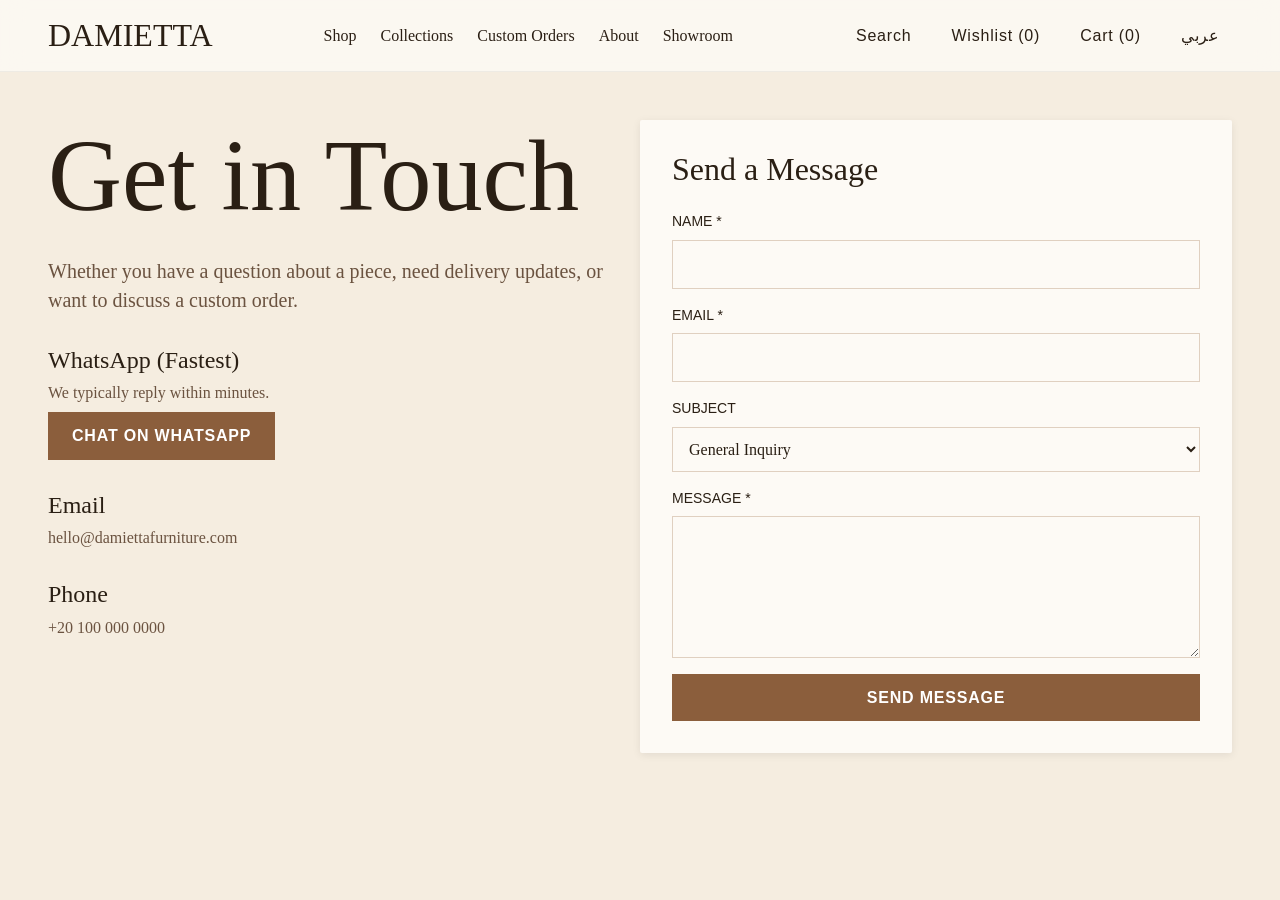
<file: pages/contact.html>
<!DOCTYPE html>
<html lang="en" dir="ltr">
<head>
  <meta charset="UTF-8">
  <meta name="viewport" content="width=device-width, initial-scale=1.0">
  <title>Contact Us | Damietta Furniture</title>
  <link rel="stylesheet" href="../tokens.css">
  <link rel="stylesheet" href="../base.css">
  <link rel="stylesheet" href="../layout.css">
  <link rel="stylesheet" href="../components.css">
  <link rel="stylesheet" href="../rtl.css">
  <link rel="stylesheet" href="../brand-personalities/artisan-heritage.css">
</head>
<body>

  <header class="header padding-block-4">
<div class="container flex-row justify-between align-center">
<div class="header__logo h3"><a href="index.html">DAMIETTA</a></div>
<nav class="header__nav d-none d-md-block">
<ul class="flex-row gap-6">
<li><a href="gallery.html">Shop</a></li>
<li><a href="collections.html">Collections</a></li>
<li><a href="custom-order.html">Custom Orders</a></li>
<li><a href="about.html">About</a></li>
<li><a href="showroom.html">Showroom</a></li>
</ul>
</nav>
<div class="header__actions flex-row gap-4">
<button aria-label="Search" class="btn btn--ghost d-none d-md-inline-block">Search</button>
<button aria-label="Wishlist" class="btn btn--ghost d-none d-md-inline-block">Wishlist (0)</button>
<button aria-label="Cart" class="btn btn--ghost">Cart (0)</button>
<button class="btn btn--ghost d-none d-md-inline-block" onclick="document.documentElement.dir='rtl';">عربي</button>
</div>
</div>
</header>

  <main class="container margin-top-12 margin-bottom-16">
    <div class="split-layout gap-12 align-start">

      <!-- Contact Info -->
      <div>
        <h1 class="text-display margin-bottom-6">Get in Touch</h1>
        <p class="text-lg text-secondary margin-bottom-8">Whether you have a question about a piece, need delivery updates, or want to discuss a custom order.</p>

        <div class="margin-bottom-8">
          <h3 class="text-xl margin-bottom-2">WhatsApp (Fastest)</h3>
          <p class="text-secondary margin-bottom-2">We typically reply within minutes.</p>
          <a href="https://wa.me/123456789" target="_blank" class="btn btn--primary">Chat on WhatsApp</a>
        </div>

        <div class="margin-bottom-8">
          <h3 class="text-xl margin-bottom-2">Email</h3>
          <p class="text-secondary"><a href="mailto:hello@damiettafurniture.com">hello@damiettafurniture.com</a></p>
        </div>

        <div class="margin-bottom-8">
          <h3 class="text-xl margin-bottom-2">Phone</h3>
          <p class="text-secondary"><a href="tel:+201000000000">+20 100 000 0000</a></p>
        </div>
      </div>

      <!-- Contact Form -->
      <form class="custom-form bg-surface padding-8 border-radius-md box-shadow-sm">
        <h2 class="text-2xl margin-bottom-6">Send a Message</h2>

        <div class="form-group">
          <label for="name" class="form-label">Name *</label>
          <input type="text" id="name" class="form-input" required aria-required="true">
        </div>

        <div class="form-group">
          <label for="email" class="form-label">Email *</label>
          <input type="email" id="email" class="form-input" required aria-required="true">
        </div>

        <div class="form-group">
          <label for="subject" class="form-label">Subject</label>
          <select id="subject" class="form-input">
            <option>General Inquiry</option>
            <option>Order Status</option>
            <option>Trade / Wholesale</option>
            <option>Press / Media</option>
          </select>
        </div>

        <div class="form-group">
          <label for="message" class="form-label">Message *</label>
          <textarea id="message" class="form-textarea" rows="5" required aria-required="true"></textarea>
        </div>

        <button type="submit" class="btn btn--primary w-full">Send Message</button>
      </form>

    </div>
  </main>

  <script src="../js/scripts.js" defer></script>
</body>
</html>
</file>
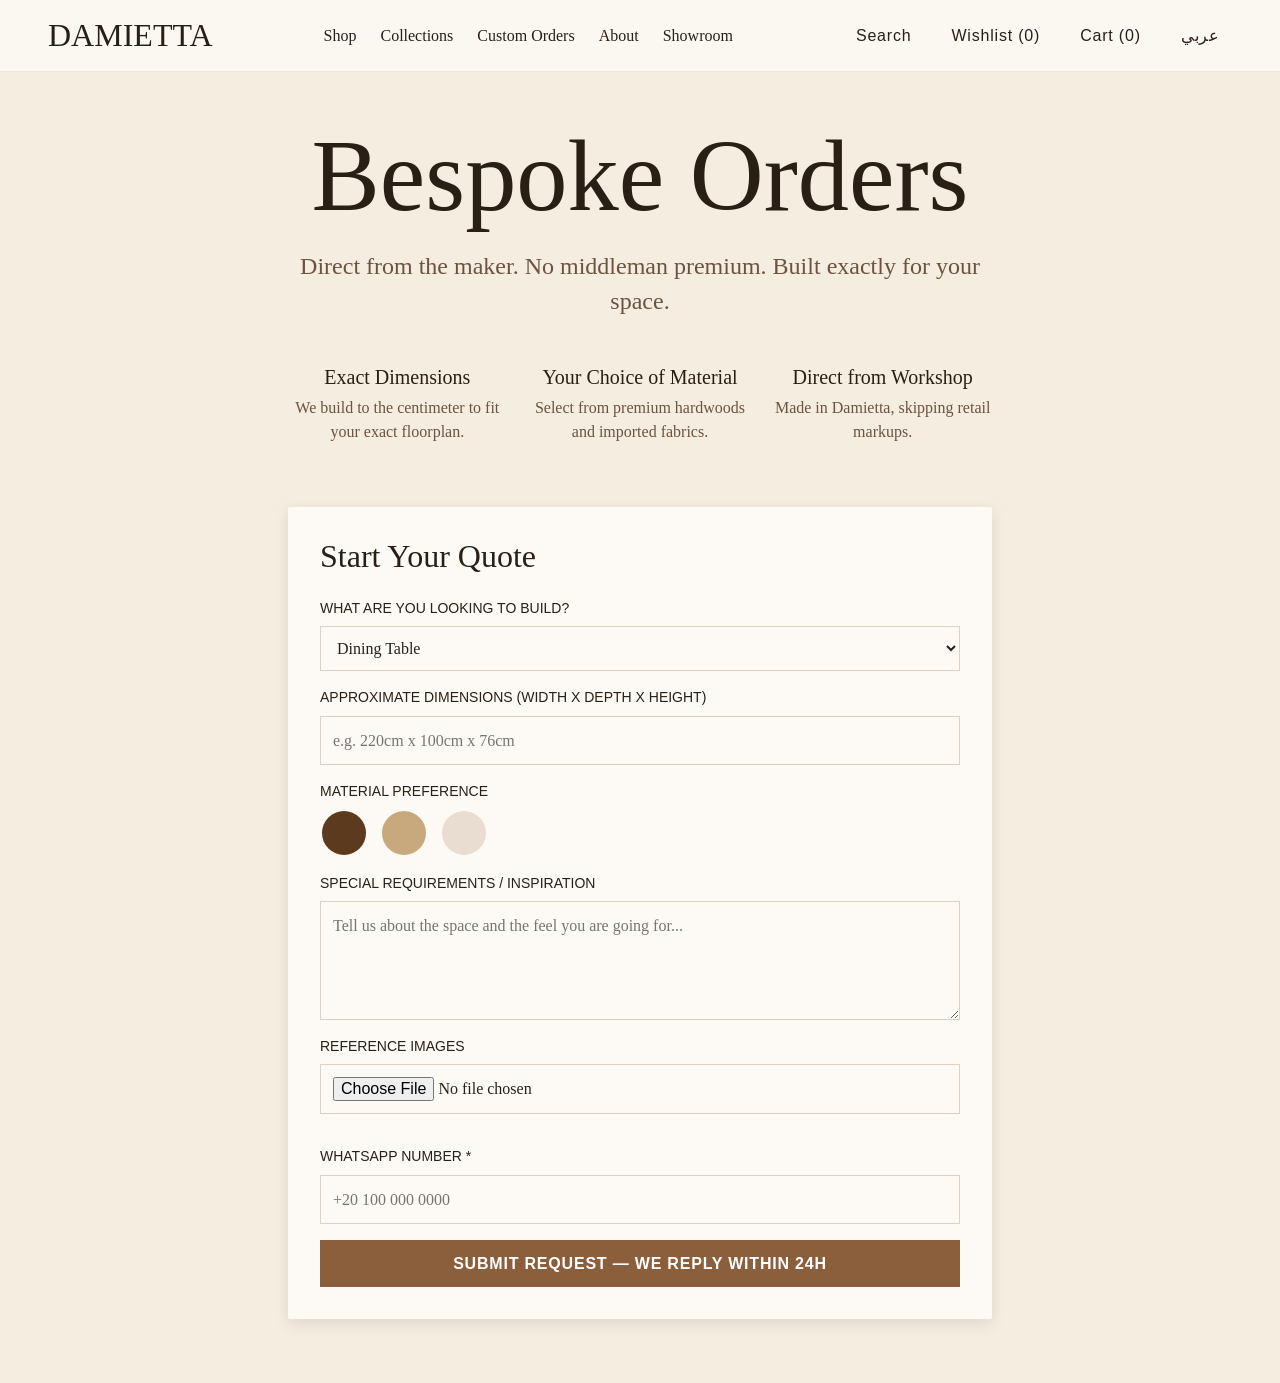
<file: pages/custom-order.html>
<!DOCTYPE html>
<html lang="en" dir="ltr">
<head>
  <meta charset="UTF-8">
  <meta name="viewport" content="width=device-width, initial-scale=1.0">
  <title>Request Custom Order | Damietta Furniture</title>
  <link rel="stylesheet" href="../tokens.css">
  <link rel="stylesheet" href="../base.css">
  <link rel="stylesheet" href="../layout.css">
  <link rel="stylesheet" href="../components.css">
  <link rel="stylesheet" href="../rtl.css">
  <link rel="stylesheet" href="../brand-personalities/artisan-heritage.css">
</head>
<body>

  <header class="header padding-block-4">
<div class="container flex-row justify-between align-center">
<div class="header__logo h3"><a href="index.html">DAMIETTA</a></div>
<nav class="header__nav d-none d-md-block">
<ul class="flex-row gap-6">
<li><a href="gallery.html">Shop</a></li>
<li><a href="collections.html">Collections</a></li>
<li><a href="custom-order.html">Custom Orders</a></li>
<li><a href="about.html">About</a></li>
<li><a href="showroom.html">Showroom</a></li>
</ul>
</nav>
<div class="header__actions flex-row gap-4">
<button aria-label="Search" class="btn btn--ghost d-none d-md-inline-block">Search</button>
<button aria-label="Wishlist" class="btn btn--ghost d-none d-md-inline-block">Wishlist (0)</button>
<button aria-label="Cart" class="btn btn--ghost">Cart (0)</button>
<button class="btn btn--ghost d-none d-md-inline-block" onclick="document.documentElement.dir='rtl';">عربي</button>
</div>
</div>
</header>

  <main class="container margin-top-12 margin-bottom-16 container--narrow">
    <h1 class="text-display text-center margin-bottom-4">Bespoke Orders</h1>
    <p class="text-xl text-center text-secondary margin-bottom-12">Direct from the maker. No middleman premium. Built exactly for your space.</p>

    <!-- Why Custom -->
    <div class="grid grid--3-col gap-6 margin-bottom-16 text-center">
      <div>
        <h3 class="text-lg margin-bottom-2">Exact Dimensions</h3>
        <p class="text-sm text-secondary">We build to the centimeter to fit your exact floorplan.</p>
      </div>
      <div>
        <h3 class="text-lg margin-bottom-2">Your Choice of Material</h3>
        <p class="text-sm text-secondary">Select from premium hardwoods and imported fabrics.</p>
      </div>
      <div>
        <h3 class="text-lg margin-bottom-2">Direct from Workshop</h3>
        <p class="text-sm text-secondary">Made in Damietta, skipping retail markups.</p>
      </div>
    </div>

    <!-- The Form -->
    <form class="custom-form bg-surface padding-8 border-radius-md box-shadow-md">
      <h2 class="text-2xl margin-bottom-6">Start Your Quote</h2>

      <div class="form-group">
        <label for="product-type" class="form-label">What are you looking to build?</label>
        <select id="product-type" class="form-input">
          <option>Dining Table</option>
          <option>Sofa / Sectional</option>
          <option>Bed Frame</option>
          <option>Storage / Wardrobe</option>
          <option>Other</option>
        </select>
      </div>

      <div class="form-group">
        <label for="dimensions" class="form-label">Approximate Dimensions (Width x Depth x Height)</label>
        <input type="text" id="dimensions" class="form-input" placeholder="e.g. 220cm x 100cm x 76cm">
      </div>

      <div class="form-group">
        <label class="form-label">Material Preference</label>
        <div class="swatch-grid role='radiogroup'">
          <div class="swatch" role="radio" aria-checked="false" aria-label="Walnut" title="Walnut"><div class="swatch-fill bg-walnut"></div></div>
          <div class="swatch" role="radio" aria-checked="false" aria-label="Oak" title="Oak"><div class="swatch-fill bg-oak"></div></div>
          <div class="swatch" role="radio" aria-checked="false" aria-label="Linen" title="Linen"><div class="swatch-fill bg-linen"></div></div>
        </div>
      </div>

      <div class="form-group">
        <label for="details" class="form-label">Special Requirements / Inspiration</label>
        <textarea id="details" class="form-textarea" rows="4" placeholder="Tell us about the space and the feel you are going for..."></textarea>
      </div>

      <div class="form-group">
        <label for="upload" class="form-label">Reference Images</label>
        <input type="file" id="upload" class="form-input" aria-label="Upload reference photos">
      </div>

      <div class="form-group margin-top-8">
        <label for="contact" class="form-label">WhatsApp Number *</label>
        <input type="tel" id="contact" class="form-input" required aria-required="true" placeholder="+20 100 000 0000">
      </div>

      <button type="submit" class="btn btn--primary w-full">Submit Request — We reply within 24h</button>
    </form>
  </main>

  <script src="../js/scripts.js" defer></script>
</body>
</html>
</file>
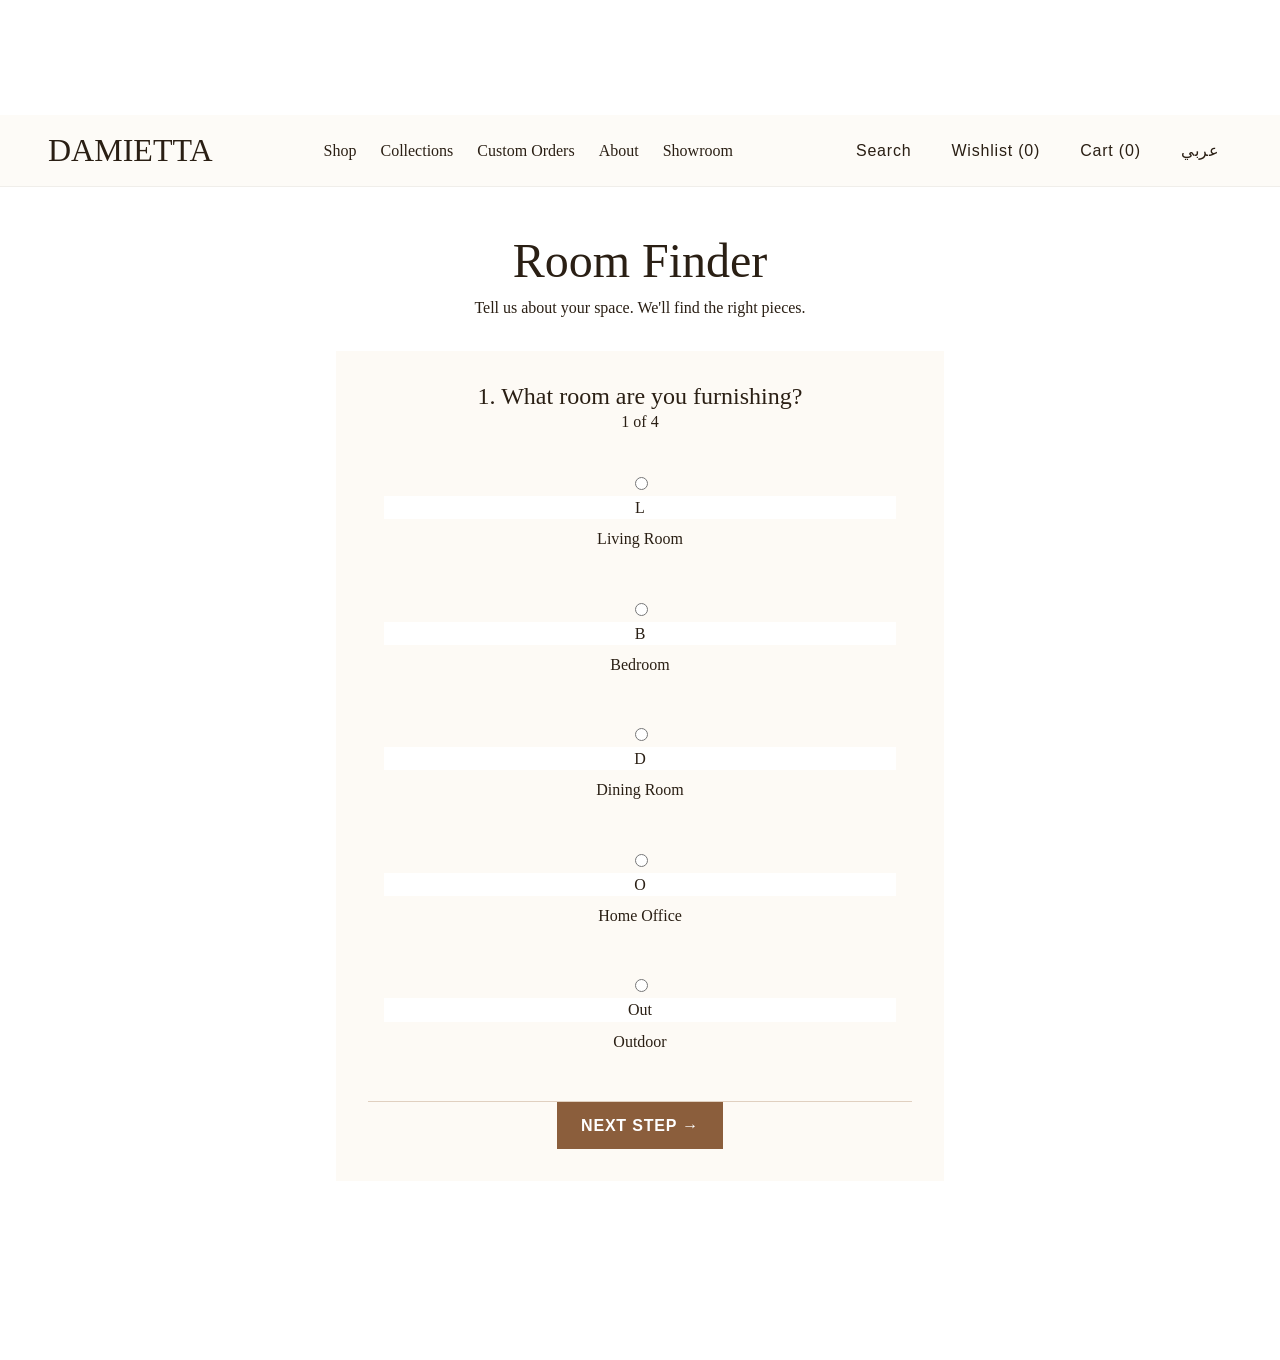
<file: pages/room-builder.html>
<!DOCTYPE html>

<html dir="ltr" lang="en">
<head>
<meta charset="utf-8"/>
<meta content="width=device-width, initial-scale=1.0" name="viewport"/>
<title>Room Builder | Damietta Furniture</title>
<link href="../tokens.css" rel="stylesheet"/>
<link href="../base.css" rel="stylesheet"/>
<link href="../layout.css" rel="stylesheet"/>
<link href="../components.css" rel="stylesheet"/>
<link href="../rtl.css" rel="stylesheet"/>
<link href="../brand-personalities/artisan-heritage.css" rel="stylesheet"/>
</head>
<body class="section text-center bg-surface-raised">
<header class="header padding-block-4">
<div class="container flex-row justify-between align-center">
<div class="header__logo h3"><a href="index.html">DAMIETTA</a></div>
<nav class="header__nav d-none d-md-block">
<ul class="flex-row gap-6">
<li><a href="gallery.html">Shop</a></li>
<li><a href="collections.html">Collections</a></li>
<li><a href="custom-order.html">Custom Orders</a></li>
<li><a href="about.html">About</a></li>
<li><a href="showroom.html">Showroom</a></li>
</ul>
</nav>
<div class="header__actions flex-row gap-4">
<button aria-label="Search" class="btn btn--ghost d-none d-md-inline-block">Search</button>
<button aria-label="Wishlist" class="btn btn--ghost d-none d-md-inline-block">Wishlist (0)</button>
<button aria-label="Cart" class="btn btn--ghost">Cart (0)</button>
<button class="btn btn--ghost d-none d-md-inline-block" onclick="document.documentElement.dir='rtl';">عربي</button>
</div>
</div>
</header>
<main class="container container--narrow margin-top-12 margin-bottom-16 text-center">
<div class="container margin-block-12">
<div class="text-align-center margin-bottom-8">
<h1 class="text-3xl font-display margin-bottom-2">Room Finder</h1>
<p class="text-muted">Tell us about your space. We'll find the right pieces.</p>
</div>
<form class="max-w-3xl mx-auto bg-surface padding-8 radius-lg shadow-md border-all border-strong" id="quiz-form">
<!-- Step 1 -->
<div aria-labelledby="q1-title" class="quiz-step" id="step-1" role="group">
<div class="flex justify-between items-center margin-bottom-6">
<h2 class="text-xl font-display" id="q1-title">1. What room are you furnishing?</h2>
<span aria-current="step" class="text-sm text-muted">1 of 4</span>
</div>
<div class="grid grid-cols-2 tablet-grid-cols-3 gap-4 margin-bottom-8">
<label class="quiz-option cursor-pointer border-all border-strong radius-md padding-4 text-center hover-lift flex flex-col items-center">
<input class="sr-only" name="room" type="radio" value="living"/>
<div class="w-12 h-12 border-all border-strong radius-md margin-bottom-2 bg-surface-raised flex items-center justify-center">L</div>
<span class="font-label">Living Room</span>
</label>
<label class="quiz-option cursor-pointer border-all border-strong radius-md padding-4 text-center hover-lift flex flex-col items-center">
<input class="sr-only" name="room" type="radio" value="bedroom"/>
<div class="w-12 h-12 border-all border-strong radius-md margin-bottom-2 bg-surface-raised flex items-center justify-center">B</div>
<span class="font-label">Bedroom</span>
</label>
<label class="quiz-option cursor-pointer border-all border-strong radius-md padding-4 text-center hover-lift flex flex-col items-center">
<input class="sr-only" name="room" type="radio" value="dining"/>
<div class="w-12 h-12 border-all border-strong radius-md margin-bottom-2 bg-surface-raised flex items-center justify-center">D</div>
<span class="font-label">Dining Room</span>
</label>
<label class="quiz-option cursor-pointer border-all border-strong radius-md padding-4 text-center hover-lift flex flex-col items-center">
<input class="sr-only" name="room" type="radio" value="office"/>
<div class="w-12 h-12 border-all border-strong radius-md margin-bottom-2 bg-surface-raised flex items-center justify-center">O</div>
<span class="font-label">Home Office</span>
</label>
<label class="quiz-option cursor-pointer border-all border-strong radius-md padding-4 text-center hover-lift flex flex-col items-center">
<input class="sr-only" name="room" type="radio" value="outdoor"/>
<div class="w-12 h-12 border-all border-strong radius-md margin-bottom-2 bg-surface-raised flex items-center justify-center">Out</div>
<span class="font-label">Outdoor</span>
</label>
</div>
<div class="flex justify-end border-top border-strong padding-top-4">
<button class="btn btn--primary" data-next-step="2" type="button">Next Step →</button>
</div>
</div>
<!-- Step 2 -->
<div aria-labelledby="q2-title" class="quiz-step hidden" id="step-2" role="group">
<div class="flex justify-between items-center margin-bottom-6">
<h2 class="text-xl font-display" id="q2-title">2. How do you want the space to feel?</h2>
<span aria-current="step" class="text-sm text-muted">2 of 4</span>
</div>
<div class="grid grid-cols-2 gap-4 margin-bottom-8">
<label class="quiz-option cursor-pointer border-all border-strong radius-md padding-4 flex items-center gap-4 hover-lift">
<input class="sr-only" name="style" type="radio" value="warm"/>
<div class="w-8 h-8 radius-pill" style="background-color: var(--color-wood-warm);"></div>
<span class="font-label">Warm &amp; Cozy</span>
</label>
<label class="quiz-option cursor-pointer border-all border-strong radius-md padding-4 flex items-center gap-4 hover-lift">
<input class="sr-only" name="style" type="radio" value="minimal"/>
<div class="w-8 h-8 radius-pill" style="background-color: var(--color-surface-raised); border: 1px solid var(--color-border);"></div>
<span class="font-label">Clean &amp; Minimal</span>
</label>
<label class="quiz-option cursor-pointer border-all border-strong radius-md padding-4 flex items-center gap-4 hover-lift">
<input class="sr-only" name="style" type="radio" value="bold"/>
<div class="w-8 h-8 radius-pill" style="background-color: var(--color-wood-dark);"></div>
<span class="font-label">Bold &amp; Dramatic</span>
</label>
<label class="quiz-option cursor-pointer border-all border-strong radius-md padding-4 flex items-center gap-4 hover-lift">
<input class="sr-only" name="style" type="radio" value="organic"/>
<div class="w-8 h-8 radius-pill" style="background-color: var(--material-pine);"></div>
<span class="font-label">Natural &amp; Organic</span>
</label>
</div>
<div class="flex justify-between border-top border-strong padding-top-4">
<button class="btn btn--ghost" data-prev-step="1" type="button">← Back</button>
<button class="btn btn--primary" data-next-step="3" type="button">Next Step →</button>
</div>
</div>
<!-- Step 3 -->
<div aria-labelledby="q3-title" class="quiz-step hidden" id="step-3" role="group">
<div class="flex justify-between items-center margin-bottom-6">
<h2 class="text-xl font-display" id="q3-title">3. What is your budget range?</h2>
<span aria-current="step" class="text-sm text-muted">3 of 4</span>
</div>
<div class="flex flex-col gap-2 margin-bottom-8">
<label class="quiz-option cursor-pointer border-all border-strong radius-md padding-4 hover-lift">
<input class="sr-only" name="budget" type="radio" value="low"/>
<span class="font-label">Under 5,000 EGP</span>
</label>
<label class="quiz-option cursor-pointer border-all border-strong radius-md padding-4 hover-lift">
<input class="sr-only" name="budget" type="radio" value="mid"/>
<span class="font-label">5,000 - 15,000 EGP</span>
</label>
<label class="quiz-option cursor-pointer border-all border-strong radius-md padding-4 hover-lift">
<input class="sr-only" name="budget" type="radio" value="high"/>
<span class="font-label">15,000 - 30,000 EGP</span>
</label>
<label class="quiz-option cursor-pointer border-all border-strong radius-md padding-4 hover-lift">
<input class="sr-only" name="budget" type="radio" value="custom"/>
<span class="font-label">Above 30,000 EGP / Custom</span>
</label>
</div>
<div class="flex justify-between border-top border-strong padding-top-4">
<button class="btn btn--ghost" data-prev-step="2" type="button">← Back</button>
<button class="btn btn--primary" data-next-step="4" type="button">Next Step →</button>
</div>
</div>
<!-- Step 4 -->
<div aria-labelledby="q4-title" class="quiz-step hidden" id="step-4" role="group">
<div class="flex justify-between items-center margin-bottom-6">
<h2 class="text-xl font-display" id="q4-title">4. What matters most to you? (Select up to 2)</h2>
<span aria-current="step" class="text-sm text-muted">4 of 4</span>
</div>
<div class="grid grid-cols-2 gap-4 margin-bottom-8">
<label class="quiz-option cursor-pointer border-all border-strong radius-md padding-4 hover-lift">
<input class="sr-only" name="priority" type="checkbox" value="durability"/>
<span class="font-label">Durability</span>
</label>
<label class="quiz-option cursor-pointer border-all border-strong radius-md padding-4 hover-lift">
<input class="sr-only" name="priority" type="checkbox" value="solid-wood"/>
<span class="font-label">Solid Wood</span>
</label>
<label class="quiz-option cursor-pointer border-all border-strong radius-md padding-4 hover-lift">
<input class="sr-only" name="priority" type="checkbox" value="custom-size"/>
<span class="font-label">Custom Size</span>
</label>
<label class="quiz-option cursor-pointer border-all border-strong radius-md padding-4 hover-lift">
<input class="sr-only" name="priority" type="checkbox" value="fast-delivery"/>
<span class="font-label">Fast Delivery</span>
</label>
<label class="quiz-option cursor-pointer border-all border-strong radius-md padding-4 hover-lift">
<input class="sr-only" name="priority" type="checkbox" value="investment"/>
<span class="font-label">Investment Piece</span>
</label>
<label class="quiz-option cursor-pointer border-all border-strong radius-md padding-4 hover-lift">
<input class="sr-only" name="priority" type="checkbox" value="egyptian"/>
<span class="font-label">Egyptian-Made</span>
</label>
</div>
<div class="flex justify-between border-top border-strong padding-top-4">
<button class="btn btn--ghost" data-prev-step="3" type="button">← Back</button>
<button class="btn btn--primary" data-show-results type="button">See Results</button>
</div>
</div>
<!-- Results State -->
<div aria-labelledby="results-title" class="quiz-step hidden" id="quiz-results" role="region">
<div class="text-align-center margin-bottom-8">
<h2 class="text-2xl font-display margin-bottom-2" id="results-title">Your Recommendations</h2>
<p class="text-muted">Based on your answers, here's what we recommend for your space.</p>
</div>
<div class="grid grid-cols-1 tablet-grid-cols-3 gap-6 margin-bottom-8">
<!-- Fake Product 1 -->
<div class="bg-background padding-4 radius-md border-all border-strong">
<div class="aspect-square bg-border margin-bottom-4 radius-sm flex items-center justify-center"><span class="text-muted">Image</span></div>
<h3 class="font-display">Malak Sideboard</h3>
<p class="text-sm text-muted margin-bottom-4">Solid Walnut</p>
<a class="btn btn--ghost w-full" href="product.html">View Piece</a>
</div>
<!-- Fake Product 2 -->
<div class="bg-background padding-4 radius-md border-all border-strong">
<div class="aspect-square bg-border margin-bottom-4 radius-sm flex items-center justify-center"><span class="text-muted">Image</span></div>
<h3 class="font-display">Nile Dining Chair</h3>
<p class="text-sm text-muted margin-bottom-4">Oak &amp; Linen</p>
<a class="btn btn--ghost w-full" href="product.html">View Piece</a>
</div>
<!-- Fake Product 3 -->
<div class="bg-background padding-4 radius-md border-all border-strong">
<div class="aspect-square bg-border margin-bottom-4 radius-sm flex items-center justify-center"><span class="text-muted">Image</span></div>
<h3 class="font-display">Cairo Lounge</h3>
<p class="text-sm text-muted margin-bottom-4">Velvet</p>
<a class="btn btn--ghost w-full" href="product.html">View Piece</a>
</div>
</div>
<div class="flex flex-col tablet-flex-row gap-4 justify-center">
<a class="btn btn--ghost" href="gallery.html">See all Room furniture →</a>
<a class="btn btn--primary" href="contact.html">Book a Design Consultation</a>
</div>
</div>
</form>
</div>

</main>
<script defer="" src="../js/scripts.js"></script>
</body>
</html>
</file>
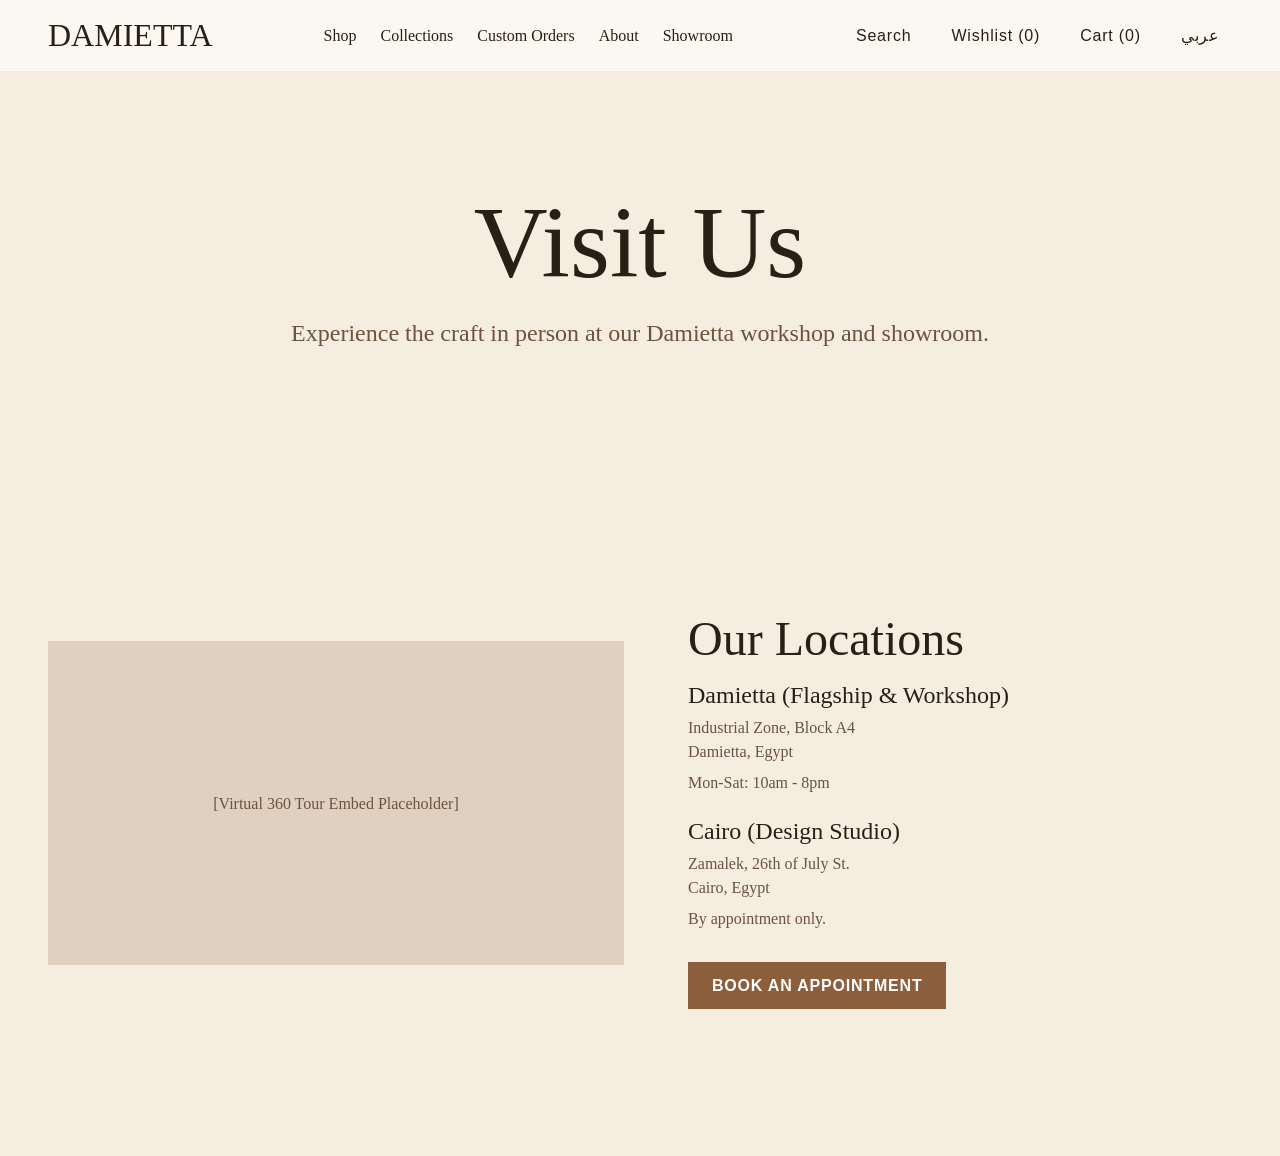
<file: pages/showroom.html>
<!DOCTYPE html>
<html lang="en" dir="ltr">
<head>
  <meta charset="UTF-8">
  <meta name="viewport" content="width=device-width, initial-scale=1.0">
  <title>Showroom | Damietta Furniture</title>
  <link rel="stylesheet" href="../tokens.css">
  <link rel="stylesheet" href="../base.css">
  <link rel="stylesheet" href="../layout.css">
  <link rel="stylesheet" href="../components.css">
  <link rel="stylesheet" href="../rtl.css">
  <link rel="stylesheet" href="../brand-personalities/artisan-heritage.css">
</head>
<body>

  <header class="header padding-block-4">
<div class="container flex-row justify-between align-center">
<div class="header__logo h3"><a href="index.html">DAMIETTA</a></div>
<nav class="header__nav d-none d-md-block">
<ul class="flex-row gap-6">
<li><a href="gallery.html">Shop</a></li>
<li><a href="collections.html">Collections</a></li>
<li><a href="custom-order.html">Custom Orders</a></li>
<li><a href="about.html">About</a></li>
<li><a href="showroom.html">Showroom</a></li>
</ul>
</nav>
<div class="header__actions flex-row gap-4">
<button aria-label="Search" class="btn btn--ghost d-none d-md-inline-block">Search</button>
<button aria-label="Wishlist" class="btn btn--ghost d-none d-md-inline-block">Wishlist (0)</button>
<button aria-label="Cart" class="btn btn--ghost">Cart (0)</button>
<button class="btn btn--ghost d-none d-md-inline-block" onclick="document.documentElement.dir='rtl';">عربي</button>
</div>
</div>
</header>

  <main>
    <section class="section text-center">
      <div class="container container--narrow">
        <h1 class="text-display">Visit Us</h1>
        <p class="text-xl text-secondary margin-top-4">Experience the craft in person at our Damietta workshop and showroom.</p>
      </div>
    </section>

    <section class="section">
      <div class="container split-layout align-center gap-8">
        <div>
           <div class="aspect-16-9 bg-border margin-bottom-4 d-flex align-center justify-center">
             <p class="text-secondary">[Virtual 360 Tour Embed Placeholder]</p>
           </div>
        </div>
        <div class="padding-8">
           <h2 class="text-3xl margin-bottom-4">Our Locations</h2>

           <div class="margin-bottom-6">
             <h3 class="text-xl margin-bottom-2">Damietta (Flagship & Workshop)</h3>
             <p class="text-secondary">Industrial Zone, Block A4<br>Damietta, Egypt</p>
             <p class="text-secondary margin-top-2">Mon-Sat: 10am - 8pm</p>
           </div>

           <div class="margin-bottom-8">
             <h3 class="text-xl margin-bottom-2">Cairo (Design Studio)</h3>
             <p class="text-secondary">Zamalek, 26th of July St.<br>Cairo, Egypt</p>
             <p class="text-secondary margin-top-2">By appointment only.</p>
           </div>

           <a href="contact.html" class="btn btn--primary">Book an Appointment</a>
        </div>
      </div>
    </section>
  </main>

  <script src="../js/scripts.js" defer></script>
</body>
</html>
</file>
<file: tokens.css>
/* tokens.css */
:root {
  /* TYPOGRAPHY */
  --font-display: "Playfair Display", serif; /* Default to artisan-heritage, overridable */
  --font-body: "Source Serif 4", serif;
  --font-label: "Lato", sans-serif;
  --font-arabic: "Amiri", serif;

  /* SCALE - fluid using clamp() */
  --text-xs: clamp(0.75rem, 1.5vw, 0.875rem);
  --text-sm: clamp(0.875rem, 1.75vw, 1rem);
  --text-base: clamp(1rem, 2vw, 1.125rem);
  --text-lg: clamp(1.125rem, 2.25vw, 1.25rem);
  --text-xl: clamp(1.25rem, 2.5vw, 1.5rem);
  --text-2xl: clamp(1.5rem, 3vw, 2rem);
  --text-3xl: clamp(2rem, 4vw, 3rem);
  --text-4xl: clamp(2.5rem, 6vw, 4.5rem);
  --text-display: clamp(3rem, 8vw, 7rem);

  /* LINE HEIGHT */
  --lh-tight: 1.1;
  --lh-snug: 1.25;
  --lh-normal: 1.45;
  --lh-relaxed: 1.6;
  --lh-prose: 1.75;

  /* COLORS - Base tokens, typically overridden by brand personalities */
  --color-background: #F5EDE0;
  --color-surface: #FDFAF5;
  --color-surface-raised: #FFFFFF;
  --color-text-primary: #2A1F14;
  --color-text-secondary: #6B5340;
  --color-text-muted: #888888;
  --color-accent: #8B5E3C;
  --color-accent-hover: #6E4A2E;
  --color-accent-subtle: #E0D0C0;
  --color-border: #E0D0C0;
  --color-border-strong: #2A1F14;
  --color-wood-warm: #C4884A;
  --color-wood-dark: #5C3A1E;
  --color-wood-light: #DEB887;

  /* WOOD MATERIAL TOKENS */
  --material-oak: #C8A97E;
  --material-walnut: #5C3A1E;
  --material-pine: #DEB887;
  --material-ebony: #1F1209;
  --material-ash: #D4C5B0;
  --material-mahogany: #8B3A21;

  /* UPHOLSTERY TOKENS */
  --fabric-linen: #E8DDD0;
  --fabric-velvet: #7B4F8A;
  --fabric-leather: #6B4226;
  --fabric-boucle: #D4CFC8;
  --fabric-cotton: #F0EBE3;

  /* SPACING - 8pt scale */
  --space-1: 4px;
  --space-2: 8px;
  --space-3: 12px;
  --space-4: 16px;
  --space-5: 20px;
  --space-6: 24px;
  --space-8: 32px;
  --space-10: 40px;
  --space-12: 48px;
  --space-16: 64px;
  --space-20: 80px;
  --space-24: 96px;
  --space-32: 128px;

  /* RADIUS */
  --radius-none: 0;
  --radius-xs: 2px;
  --radius-sm: 4px;
  --radius-md: 8px;
  --radius-lg: 16px;
  --radius-xl: 24px;
  --radius-pill: 9999px;
  --radius-organic: 60% 40% 55% 45% / 45% 55% 40% 60%;

  /* SHADOWS */
  --shadow-xs: 0 1px 2px rgba(0,0,0,0.06);
  --shadow-sm: 0 2px 8px rgba(0,0,0,0.08);
  --shadow-md: 0 4px 16px rgba(0,0,0,0.10);
  --shadow-lg: 0 8px 32px rgba(0,0,0,0.12);
  --shadow-xl: 0 16px 56px rgba(0,0,0,0.16);
  --shadow-product: 0 8px 40px rgba(0,0,0,0.14), 0 2px 8px rgba(0,0,0,0.06);
  --shadow-hover: 0 24px 64px rgba(0,0,0,0.18), 0 4px 12px rgba(0,0,0,0.08);
  --shadow-wood-glow: 0 0 48px rgba(200,169,126,0.25);

  /* MOTION */
  --dur-instant: 0ms;
  --dur-fast: 100ms;
  --dur-normal: 200ms;
  --dur-slow: 350ms;
  --dur-enter: 500ms;
  --dur-reveal: 700ms;

  --ease-in: cubic-bezier(0.4, 0, 1, 1);
  --ease-out: cubic-bezier(0, 0, 0.2, 1);
  --ease-in-out: cubic-bezier(0.4, 0, 0.2, 1);
  --ease-grain: cubic-bezier(0.34, 1.4, 0.64, 1); /* Slight overshoot */
  --ease-pour: cubic-bezier(0.22, 1, 0.36, 1); /* Smooth deceleration */
}

@media (prefers-reduced-motion: reduce) {
  :root {
    --dur-instant: 0ms;
    --dur-fast: 0ms;
    --dur-normal: 0ms;
    --dur-slow: 0ms;
    --dur-enter: 0ms;
    --dur-reveal: 0ms;
  }
}
</file>
<file: base.css>
/* base.css */
*, *::before, *::after {
  box-sizing: border-box;
}

body, h1, h2, h3, h4, p, figure, blockquote, dl, dd {
  margin: 0;
}

ul, ol {
  margin: 0;
  padding: 0;
  list-style: none;
}

html {
  scroll-behavior: smooth;
  font-size: 16px;
}

body {
  min-height: 100vh;
  text-rendering: optimizeSpeed;
  line-height: var(--lh-normal);
  font-family: var(--font-body);
  background-color: var(--color-background);
  color: var(--color-text-primary);
  overflow-x: hidden;
}

a {
  text-decoration: none;
  color: inherit;
}

img, picture {
  max-width: 100%;
  display: block;
}

input, button, textarea, select {
  font: inherit;
}

button {
  background: none;
  border: none;
  cursor: pointer;
  padding: 0;
}

/* Typography Base */
h1, .h1,
h2, .h2,
h3, .h3,
h4, .h4 {
  font-family: var(--font-display);
  line-height: var(--lh-tight);
  font-weight: normal;
}

h1, .h1 { font-size: var(--text-4xl); }
h2, .h2 { font-size: var(--text-3xl); }
h3, .h3 { font-size: var(--text-2xl); }
h4, .h4 { font-size: var(--text-xl); }

.text-display { font-size: var(--text-display); line-height: var(--lh-tight); }
.text-lg { font-size: var(--text-lg); }
.text-base { font-size: var(--text-base); }
.text-sm { font-size: var(--text-sm); }
.text-xs { font-size: var(--text-xs); }

/* Accessibility & Focus */
:focus-visible {
  outline: 3px solid var(--color-accent);
  outline-offset: 2px;
}

::selection {
  background-color: var(--color-accent-subtle);
  color: var(--color-text-primary);
}

/* Custom Scrollbar */
::-webkit-scrollbar {
  width: 8px;
}
::-webkit-scrollbar-track {
  background: var(--color-background);
}
::-webkit-scrollbar-thumb {
  background: var(--color-border);
  border-radius: var(--radius-pill);
}
::-webkit-scrollbar-thumb:hover {
  background: var(--color-text-secondary);
}

@media (prefers-reduced-motion: reduce) {
  html {
    scroll-behavior: auto;
  }
}
</file>
<file: layout.css>
/* layout.css */
.container {
  width: 100%;
  max-width: 1440px;
  margin-inline: auto;
  padding-inline: var(--space-4);
}

@media (min-width: 768px) {
  .container {
    padding-inline: var(--space-8);
  }
}

@media (min-width: 1200px) {
  .container {
    padding-inline: var(--space-12);
  }
}

.container--fluid {
  max-width: 100%;
  padding-inline: 0;
}

.container--narrow {
  max-width: 800px;
}

/* Sections */
.section {
  padding-block: var(--space-16);
}

.section--large {
  padding-block: var(--space-24);
}

.section--hero {
  min-height: 100vh;
  display: flex;
  flex-direction: column;
}

@media (min-width: 768px) {
  .section {
    padding-block: var(--space-24);
  }
  .section--large {
    padding-block: var(--space-32);
  }
}

/* Grid Systems */
.grid {
  display: grid;
  gap: var(--space-4);
}

.grid--2-col { grid-template-columns: repeat(1, 1fr); }
.grid--3-col { grid-template-columns: repeat(1, 1fr); }
.grid--4-col { grid-template-columns: repeat(1, 1fr); }
.grid--auto-fit {
  grid-template-columns: repeat(auto-fit, minmax(280px, 1fr));
}

@media (min-width: 768px) {
  .grid { gap: var(--space-6); }
  .grid--2-col { grid-template-columns: repeat(2, 1fr); }
  .grid--3-col { grid-template-columns: repeat(2, 1fr); }
  .grid--4-col { grid-template-columns: repeat(2, 1fr); }
}

@media (min-width: 1024px) {
  .grid { gap: var(--space-8); }
  .grid--3-col { grid-template-columns: repeat(3, 1fr); }
  .grid--4-col { grid-template-columns: repeat(4, 1fr); }
}

/* Specific Layouts */
.split-layout {
  display: grid;
  grid-template-columns: 1fr;
}

@media (min-width: 1024px) {
  .split-layout {
    grid-template-columns: 1fr 1fr;
  }
  .split-layout--reverse {
    direction: rtl; /* simple way to reverse cols, but content needs dir=ltr back */
  }
  .split-layout--reverse > * {
    direction: ltr;
  }
}

.flex-row {
  display: flex;
  align-items: center;
}

.flex-column {
  display: flex;
  flex-direction: column;
}

.justify-between { justify-content: space-between; }
.justify-center { justify-content: center; }
.align-start { align-items: flex-start; }
.align-center { align-items: center; }
.gap-2 { gap: var(--space-2); }
.gap-4 { gap: var(--space-4); }
.gap-6 { gap: var(--space-6); }
.gap-8 { gap: var(--space-8); }

.visually-hidden {
  position: absolute;
  width: 1px;
  height: 1px;
  margin: -1px;
  padding: 0;
  overflow: hidden;
  clip: rect(0, 0, 0, 0);
  border: 0;
}

/* Utility Classes added to replace inline styles */
.bg-surface { background: var(--color-surface); }
.bg-surface-raised { background-color: var(--color-surface-raised); }
.bg-accent-subtle { background-color: var(--color-accent-subtle); }
.bg-border { background-color: var(--color-border); }
.bg-background { background: var(--color-background); }
.padding-block-4 { padding-block: var(--space-4); }
.padding-4 { padding: var(--space-4); }
.padding-8 { padding: var(--space-8); }
.padding-inline-8 { padding-inline: var(--space-8); }
.padding-top-16 { padding-top: var(--space-16); }
.margin-top-1 { margin-top: var(--space-1); }
.margin-top-2 { margin-top: var(--space-2); }
.margin-top-4 { margin-top: var(--space-4); }
.margin-top-8 { margin-top: var(--space-8); }
.margin-top-12 { margin-top: var(--space-12); }
.margin-top-16 { margin-top: var(--space-16); }
.margin-bottom-1 { margin-bottom: var(--space-1); }
.margin-bottom-2 { margin-bottom: var(--space-2); }
.margin-bottom-4 { margin-bottom: var(--space-4); }
.margin-bottom-6 { margin-bottom: var(--space-6); }
.margin-bottom-8 { margin-bottom: var(--space-8); }
.margin-bottom-12 { margin-bottom: var(--space-12); }
.margin-bottom-16 { margin-bottom: var(--space-16); }
.margin-block-2 { margin-block: var(--space-2); }
.margin-inline-auto { margin-inline: auto; }
.text-center { text-align: center; }
.text-uppercase { text-transform: uppercase; }
.text-secondary { color: var(--color-text-secondary); }
.font-bold { font-weight: bold; }
.font-normal { font-weight: normal; }
.tracking-wider { letter-spacing: 0.05em; }
.border-top { border-top: 1px solid var(--color-border); }
.border-radius-sm { border-radius: var(--radius-sm); }
.border-radius-md { border-radius: var(--radius-md); }
.border-radius-50 { border-radius: 50%; }
.box-shadow-sm { box-shadow: var(--shadow-sm); }
.box-shadow-md { box-shadow: var(--shadow-md); }
.aspect-square { aspect-ratio: 1; }
.aspect-4-3 { aspect-ratio: 4/3; }
.aspect-4-5 { aspect-ratio: 4/5; }
.aspect-16-9 { aspect-ratio: 16/9; }
.w-full { width: 100%; }
.h-full { height: 100%; }
.object-cover { object-fit: cover; }
.d-block { display: block; }
.d-flex { display: flex; }
.order-1 { order: 1; }
.order-2 { order: 2; }
.min-h-400 { min-height: 400px; }
.w-60 { width: 60%; }
.align-end { align-items: flex-end; }
.justify-end { justify-content: flex-end; }
.underline { text-decoration: underline; }
.list-disc { list-style-type: disc; padding-left: 20px; }

/* Additional utility classes to remove remaining inline styles */
.badge-position { position: absolute; bottom: 8px; left: 8px; z-index: 2; }
.swatch-fill { width: 100%; height: 100%; border-radius: inherit; }
.bg-walnut { background: var(--material-walnut); }
.bg-oak { background: var(--material-oak); }
.bg-linen { background: var(--fabric-linen); }
.bg-dark-brown { background: #4a2f18; }
.hero-bg { background-image: url('assets/hero-room.webp'); background-position: center; background-size: cover; background-repeat: no-repeat; }
.h-120 { height: 120px; }
.w-40 { width: 40px; }
.h-40 { height: 40px; }
.grid-cols-240-1fr { grid-template-columns: 240px 1fr; }
.grid-cols-55-45 { grid-template-columns: 55% 45%; }
.grid-cols-4 { grid-template-columns: repeat(4, 1fr); }
.trust-box { background-color: var(--color-surface-raised); border: 1px solid var(--color-border); border-radius: var(--radius-sm); }

/* Additional utility classes for layout */
.d-none { display: none; }
@media (min-width: 768px) {
  .d-md-block { display: block; }
  .d-md-flex { display: flex; }
}
@media (max-width: 767px) {
  .d-mobile-none { display: none; }
}
.d-flex { display: flex; }
.justify-between { justify-content: space-between; }
.align-center { align-items: center; }
.gap-2 { gap: var(--space-2); }
.gap-4 { gap: var(--space-4); }
.gap-6 { gap: var(--space-6); }
.gap-8 { gap: var(--space-8); }
.margin-top-4 { margin-top: var(--space-4); }
.margin-top-8 { margin-top: var(--space-8); }
.margin-top-16 { margin-top: var(--space-16); }
.margin-bottom-2 { margin-bottom: var(--space-2); }
.margin-bottom-4 { margin-bottom: var(--space-4); }
.margin-bottom-8 { margin-bottom: var(--space-8); }
.margin-bottom-12 { margin-bottom: var(--space-12); }
.margin-bottom-16 { margin-bottom: var(--space-16); }
.padding-4 { padding: var(--space-4); }
.padding-8 { padding: var(--space-8); }
.text-center { text-align: center; }
.text-xs { font-size: var(--text-xs); }
.text-sm { font-size: var(--text-sm); }
.text-base { font-size: var(--text-base); }
.text-lg { font-size: var(--text-lg); }
.text-xl { font-size: var(--text-xl); }
.text-2xl { font-size: var(--text-2xl); }
.text-3xl { font-size: var(--text-3xl); }
.text-4xl { font-size: var(--text-4xl); }
.text-display { font-size: var(--text-display); }
.text-secondary { color: var(--color-text-secondary); }
.font-bold { font-weight: bold; }
.font-normal { font-weight: normal; }
.underline { text-decoration: underline; }
.w-full { width: 100%; }
.h-full { height: 100%; }
.object-cover { object-fit: cover; }
.bg-surface { background: var(--color-surface); }
.bg-surface-raised { background: var(--color-surface-raised); }
.bg-accent-subtle { background: var(--color-accent-subtle); }
.bg-border { background: var(--color-border); }
.bg-background { background: var(--color-background); }
.border-radius-sm { border-radius: var(--radius-sm); }
.border-radius-md { border-radius: var(--radius-md); }
.box-shadow-sm { box-shadow: var(--shadow-sm); }
.box-shadow-md { box-shadow: var(--shadow-md); }
.aspect-square { aspect-ratio: 1; }
.aspect-4-3 { aspect-ratio: 4/3; }
.aspect-4-5 { aspect-ratio: 4/5; }
.aspect-16-9 { aspect-ratio: 16/9; }
</file>
<file: components.css>
/* components.css */

/* Buttons */
.btn {
  display: inline-flex;
  align-items: center;
  justify-content: center;
  gap: var(--space-2);
  padding: var(--space-3) var(--space-6);
  font-family: var(--font-label);
  font-size: var(--text-sm);
  font-weight: 600;
  text-transform: uppercase;
  letter-spacing: 0.05em;
  border-radius: var(--radius-sm); /* Overridable by personality */
  transition: all var(--dur-normal) var(--ease-out);
}

.btn--primary {
  background-color: var(--color-accent);
  color: #fff;
}
.btn--primary:hover {
  background-color: var(--color-accent-hover);
  transform: translateY(-2px);
  box-shadow: var(--shadow-sm);
}

.btn--secondary {
  background-color: transparent;
  color: var(--color-text-primary);
  border: 1px solid var(--color-border-strong);
}
.btn--secondary:hover {
  background-color: var(--color-surface);
}

.btn--ghost {
  background-color: transparent;
  color: var(--color-text-primary);
  text-transform: none;
  font-weight: normal;
  padding: var(--space-2) var(--space-3);
}

/* Badges */
.badge {
  display: inline-block;
  padding: var(--space-1) var(--space-3);
  font-family: var(--font-label);
  font-size: var(--text-xs);
  text-transform: uppercase;
  letter-spacing: 0.05em;
  border-radius: var(--radius-pill);
  background-color: var(--color-surface-raised);
  color: var(--color-text-secondary);
}

.badge--material {
  border-top: 3px solid var(--badge-color, var(--color-border));
}

/* Product Card */
.product-card {
  position: relative;
  display: flex;
  flex-direction: column;
  background-color: var(--color-surface);
  border-radius: var(--radius-md);
  overflow: hidden;
  transition: transform var(--dur-normal) var(--ease-pour), box-shadow var(--dur-normal) var(--ease-pour);
}

.product-card:hover {
  transform: translateY(-4px);
  box-shadow: var(--shadow-product);
}

.product-card__image-wrap {
  position: relative;
  aspect-ratio: 4/5;
  overflow: hidden;
  background-color: var(--color-accent-subtle);
}

.product-card__image,
.product-card__image-alt {
  width: 100%;
  height: 100%;
  object-fit: cover;
  transition: opacity var(--dur-normal) var(--ease-pour);
}

.product-card__image-alt {
  position: absolute;
  top: 0;
  left: 0;
  opacity: 0;
}

.product-card:hover .product-card__image { opacity: 0; }
.product-card:hover .product-card__image-alt { opacity: 1; }

.product-card__wishlist {
  position: absolute;
  top: var(--space-3);
  right: var(--space-3);
  width: 32px;
  height: 32px;
  background: var(--color-surface);
  border-radius: 50%;
  display: flex;
  align-items: center;
  justify-content: center;
  z-index: 2;
  box-shadow: var(--shadow-xs);
}

.product-card__info {
  padding: var(--space-4);
  display: flex;
  flex-direction: column;
  flex-grow: 1;
}

.product-card__title {
  font-family: var(--font-display);
  font-size: var(--text-lg);
  margin-block-end: var(--space-1);
}

.product-card__desc {
  font-size: var(--text-sm);
  color: var(--color-text-secondary);
  margin-block-end: var(--space-3);
}

.product-card__price {
  font-weight: bold;
  margin-top: auto;
}

/* Material Swatches */
.swatch-grid {
  display: flex;
  gap: var(--space-3);
  flex-wrap: wrap;
}

.swatch {
  width: 48px;
  height: 48px;
  border-radius: 50%;
  border: 2px solid transparent;
  cursor: pointer;
  position: relative;
  transition: border-color var(--dur-fast) var(--ease-out);
}

.swatch img {
  width: 100%;
  height: 100%;
  object-fit: cover;
  border-radius: inherit;
}

.swatch[aria-checked="true"] {
  border-color: var(--color-accent);
}
.swatch[aria-checked="true"]::after {
  content: "✓";
  position: absolute;
  bottom: -4px;
  right: -4px;
  background: var(--color-accent);
  color: #fff;
  width: 16px;
  height: 16px;
  font-size: 10px;
  border-radius: 50%;
  display: flex;
  align-items: center;
  justify-content: center;
}

/* Sticky Cart Bar */
.sticky-cart-bar {
  position: fixed;
  bottom: 0;
  left: 0;
  width: 100%;
  background: var(--color-surface);
  box-shadow: var(--shadow-lg);
  padding: var(--space-3);
  transform: translateY(100%);
  transition: transform var(--dur-normal) var(--ease-in-out);
  z-index: 100;
  display: flex;
  align-items: center;
  justify-content: space-between;
}
.sticky-cart-bar.is-visible {
  transform: translateY(0);
}
@media (min-width: 768px) {
  .sticky-cart-bar {
    padding-inline: var(--space-8);
  }
}

/* Accordion Details/Summary */
details.accordion {
  border-bottom: 1px solid var(--color-border);
}
details.accordion summary {
  padding-block: var(--space-4);
  font-weight: bold;
  cursor: pointer;
  list-style: none;
  display: flex;
  justify-content: space-between;
  align-items: center;
}
details.accordion summary::-webkit-details-marker {
  display: none;
}
details.accordion summary::after {
  content: "+";
  font-size: 1.2em;
}
details.accordion[open] summary::after {
  content: "-";
}
details.accordion > .accordion__content {
  padding-block-end: var(--space-4);
  color: var(--color-text-secondary);
}

/* Forms */
.form-group {
  display: flex;
  flex-direction: column;
  margin-block-end: var(--space-4);
}
.form-label {
  font-family: var(--font-label);
  font-size: var(--text-xs);
  text-transform: uppercase;
  margin-block-end: var(--space-2);
}
.form-input, .form-textarea {
  padding: var(--space-3);
  border: 1px solid var(--color-border);
  border-radius: var(--radius-sm);
  background: var(--color-surface);
  color: var(--color-text-primary);
  transition: border-color var(--dur-fast) var(--ease-out);
}
.form-input:focus, .form-textarea:focus {
  outline: none;
  border-color: var(--color-border-strong);
}

/* Testimonial Card */
.testimonial-card {
  background: var(--color-surface);
  padding: var(--space-6);
  border-radius: var(--radius-md);
  box-box-shadow: var(--shadow-sm);
}
.testimonial-card__quote {
  font-family: var(--font-display);
  font-size: var(--text-xl);
  line-height: var(--lh-snug);
  margin-block-end: var(--space-4);
}
.testimonial-card__author {
  font-size: var(--text-sm);
  color: var(--color-text-secondary);
}

/* Mobile Bottom Tab Bar */
.bottom-tab-bar {
  display: none;
  position: fixed;
  bottom: 0;
  left: 0;
  width: 100%;
  background-color: var(--color-surface);
  border-top: 1px solid var(--color-border);
  z-index: 1000;
  padding-bottom: env(safe-area-inset-bottom);
}

@media (max-width: 767px) {
  .bottom-tab-bar {
    display: flex;
    justify-content: space-around;
    align-items: center;
    height: 64px;
  }
  .header__nav, .header__actions > button:not(.mobile-visible) {
    display: none; /* Hide desktop nav items on mobile */
  }
  .header__actions {
    gap: var(--space-2);
  }
}

.tab-bar__item {
  display: flex;
  flex-direction: column;
  align-items: center;
  justify-content: center;
  gap: 4px;
  color: var(--color-text-secondary);
  font-size: 10px;
  font-family: var(--font-label);
  text-transform: uppercase;
  flex: 1;
}

.tab-bar__item.is-active {
  color: var(--color-text-primary);
  font-weight: bold;
}

.tab-bar__icon {
  font-size: 20px;
}

/* Sticky Filter Sidebar & Slide-up Drawer */
.filter-panel {
  background-color: var(--color-surface);
}

@media (min-width: 768px) {
  .filter-panel {
    position: sticky;
    top: var(--space-4);
    height: max-content;
    max-height: calc(100vh - var(--space-8));
    overflow-y: auto;
  }
}

@media (max-width: 767px) {
  .filter-panel {
    position: fixed;
    bottom: 0;
    left: 0;
    width: 100%;
    height: 80vh;
    transform: translateY(100%);
    transition: transform var(--dur-normal) var(--ease-out);
    z-index: 1001;
    padding: var(--space-4);
    border-radius: var(--radius-lg) var(--radius-lg) 0 0;
    box-shadow: var(--shadow-lg);
  }
  .filter-panel.is-open {
    transform: translateY(0);
  }
  .filter-overlay {
    display: none;
    position: fixed;
    top: 0;
    left: 0;
    width: 100%;
    height: 100%;
    background: rgba(0,0,0,0.5);
    z-index: 1000;
  }
  .filter-overlay.is-active {
    display: block;
  }
}

/* Active Filter Chips */
.filter-chips {
  display: flex;
  flex-wrap: wrap;
  gap: var(--space-2);
  margin-bottom: var(--space-4);
}

.filter-chip {
  display: inline-flex;
  align-items: center;
  gap: var(--space-2);
  padding: var(--space-1) var(--space-3);
  background-color: var(--color-surface-raised);
  border: 1px solid var(--color-border);
  border-radius: var(--radius-pill);
  font-size: var(--text-xs);
  font-family: var(--font-label);
}

.filter-chip__remove {
  cursor: pointer;
  font-weight: bold;
}

/* CSS-only Review Distribution Bar Chart */
.review-chart {
  display: flex;
  flex-direction: column;
  gap: var(--space-2);
}

.review-row {
  display: flex;
  align-items: center;
  gap: var(--space-2);
  font-size: var(--text-xs);
  font-family: var(--font-label);
}

.review-bar-container {
  flex-grow: 1;
  height: 8px;
  background-color: var(--color-border);
  border-radius: var(--radius-pill);
  overflow: hidden;
}

.review-bar-fill {
  height: 100%;
  background-color: var(--color-accent);
  border-radius: inherit;
}

/* Quantity Stepper */
.quantity-stepper {
  display: inline-flex;
  align-items: center;
  border: 1px solid var(--color-border);
  border-radius: var(--radius-sm);
  background-color: var(--color-surface);
}

.quantity-stepper button {
  padding: var(--space-2) var(--space-3);
  font-size: var(--text-base);
}

.quantity-stepper input {
  width: 40px;
  text-align: center;
  border: none;
  background: transparent;
  font-size: var(--text-sm);
  -moz-appearance: textfield;
}

.quantity-stepper input::-webkit-outer-spin-button,
.quantity-stepper input::-webkit-inner-spin-button {
  -webkit-appearance: none;
  margin: 0;
}

/* Postcode Checker */
.postcode-checker {
  display: flex;
  gap: var(--space-2);
}
.postcode-checker input {
  flex-grow: 1;
}

/* Horizontal Scroll Container (Mobile) */
.horizontal-scroll {
  display: flex;
  overflow-x: auto;
  scroll-snap-type: x mandatory;
  scrollbar-width: none;
  gap: var(--space-4);
  padding-bottom: var(--space-4);
}
.horizontal-scroll::-webkit-scrollbar {
  display: none;
}
.horizontal-scroll > * {
  scroll-snap-align: start;
  flex: 0 0 calc(80vw); /* Mobile width */
}

@media (min-width: 768px) {
  .horizontal-scroll > * {
    flex: 1;
  }
}

/* Masonry Grid Simulation */
.masonry-grid {
  column-count: 2;
  column-gap: var(--space-4);
}
@media (min-width: 1024px) {
  .masonry-grid {
    column-count: 4;
  }
}
.masonry-item {
  break-inside: avoid;
  margin-bottom: var(--space-4);
}

/* Javascript Component Additions */

/* Lightbox */
.lightbox {
  position: fixed;
  inset: 0;
  z-index: 1000;
  background: rgba(0, 0, 0, 0.9);
  display: flex;
  align-items: center;
  justify-content: center;
  opacity: 1;
  transition: opacity var(--dur-normal) var(--ease-out);
}
.lightbox[hidden] {
  display: none;
  opacity: 0;
}
.lightbox__close {
  position: absolute;
  top: var(--space-6);
  right: var(--space-6);
  background: transparent;
  border: none;
  color: white;
  font-size: var(--text-2xl);
  cursor: pointer;
  z-index: 1001;
}
.lightbox__content {
  width: 100%;
  height: 100%;
  display: flex;
  align-items: center;
  justify-content: center;
  padding: var(--space-4);
}
.lightbox__img {
  max-width: 100%;
  max-height: 100%;
  object-fit: contain;
  transition: transform var(--dur-normal) var(--ease-out);
}

/* Ensure sticky cart has a hidden state */
.sticky-cart-bar {
  opacity: 0;
  pointer-events: none;
  transform: translateY(100%);
  transition: transform var(--dur-normal) var(--ease-out), opacity var(--dur-normal) var(--ease-out);
}
.sticky-cart-bar.is-visible {
  opacity: 1;
  pointer-events: auto;
  transform: translateY(0);
}

/* Filter Drawer state */
.filter-drawer.is-open {
  transform: translateY(0);
}

/* Data attributes fallback if not present */
[data-action="open-filters"] {
    cursor: pointer;
}


/* Added Utility & Interactive States */
.hidden { display: none !important; }
.quiz-option.is-active { border-color: var(--color-accent) !important; background-color: var(--color-accent-subtle) !important; }

/* Sticky Glassy Header */
.header {
  position: sticky;
  top: 0;
  left: 0;
  width: 100%;
  z-index: 1000;
  background-color: rgba(var(--color-surface-rgb, 253, 250, 245), 0.8); /* Assuming a fallback, though custom props ideally should be rgb split to work with rgba, we can use a basic transparent surface and backdrop filter */
  backdrop-filter: blur(12px);
  -webkit-backdrop-filter: blur(12px);
  border-bottom: 1px solid rgba(0,0,0,0.05);
  transition: background-color var(--dur-normal) var(--ease-out), backdrop-filter var(--dur-normal) var(--ease-out);
}
/* Allow header to handle transparent top before scrolling on index */
.header--transparent {
  background-color: transparent;
  backdrop-filter: none;
  -webkit-backdrop-filter: none;
  border-bottom: none;
}
.header.is-scrolled {
  background-color: rgba(253, 250, 245, 0.85); /* fallback color, typically surface color */
  backdrop-filter: blur(12px);
  -webkit-backdrop-filter: blur(12px);
  border-bottom: 1px solid var(--color-border);
}
</file>
<file: rtl.css>
/* rtl.css */
/* Arabic Font Faces - Assuming WOFF2 would be loaded */
@font-face {
  font-family: 'Amiri';
  src: local('Amiri');
}
@font-face {
  font-family: 'Cairo';
  src: local('Cairo');
}
@font-face {
  font-family: 'Scheherazade New';
  src: local('Scheherazade New');
}
@font-face {
  font-family: 'Noto Kufi Arabic';
  src: local('Noto Kufi Arabic');
}
@font-face {
  font-family: 'Tajawal';
  src: local('Tajawal');
}

/* RTL overrides when [dir="rtl"] is active */
[dir="rtl"] {
  --font-display: var(--font-arabic);
  --font-body: var(--font-arabic);
  --font-label: var(--font-arabic);

  /* Increase Arabic text size slightly due to density */
  font-size: 105%;
  line-height: 1.8;
}

[dir="rtl"] body {
  text-align: start; /* Inherits RTL properly */
}

/* Specific component overrides that don't rely fully on logical properties */
[dir="rtl"] .product-card__wishlist {
  right: auto;
  left: var(--space-3);
}

[dir="rtl"] details.accordion summary::after {
  /* No change needed usually, but can adjust positioning if flex-order is complex */
}

[dir="rtl"] .swatch[aria-checked="true"]::after {
  right: auto;
  left: -4px;
}

/* Ensure any absolute positioning or explicit margins not using logical properties are flipped */
[dir="rtl"] .margin-left-auto { margin-left: 0; margin-right: auto; }
[dir="rtl"] .margin-right-auto { margin-right: 0; margin-left: auto; }
</file>
<file: brand-personalities/artisan-heritage.css>
/* brand-personalities/artisan-heritage.css */
:root {
  --color-background: #F5EDE0;
  --color-surface: #FDFAF5;
  --color-text-primary: #2A1F14;
  --color-text-secondary: #6B5340;
  --color-accent: #8B5E3C;
  --color-accent-hover: #6E4A2E;
  --color-border: #E0D0C0;
  --color-wood-warm: #C4884A;

  --font-display: "Playfair Display", "Cormorant Garamond", serif;
  --font-body: "Source Serif 4", "Lato", serif;
  --font-arabic: "Amiri", serif;

  --radius-sm: 0px;
  --radius-md: 2px;
  --radius-lg: 4px;
  --radius-pill: 2px; /* Precision craft, minimal curves */

  --dur-normal: 350ms; /* Slower, deliberate motion */
  --ease-pour: cubic-bezier(0.22, 1, 0.36, 1);
}

.section {
  padding-block: calc(var(--space-16) * 1.2);
}

@media (min-width: 768px) {
  .section {
    padding-block: calc(var(--space-24) * 1.2);
  }
}
</file>
